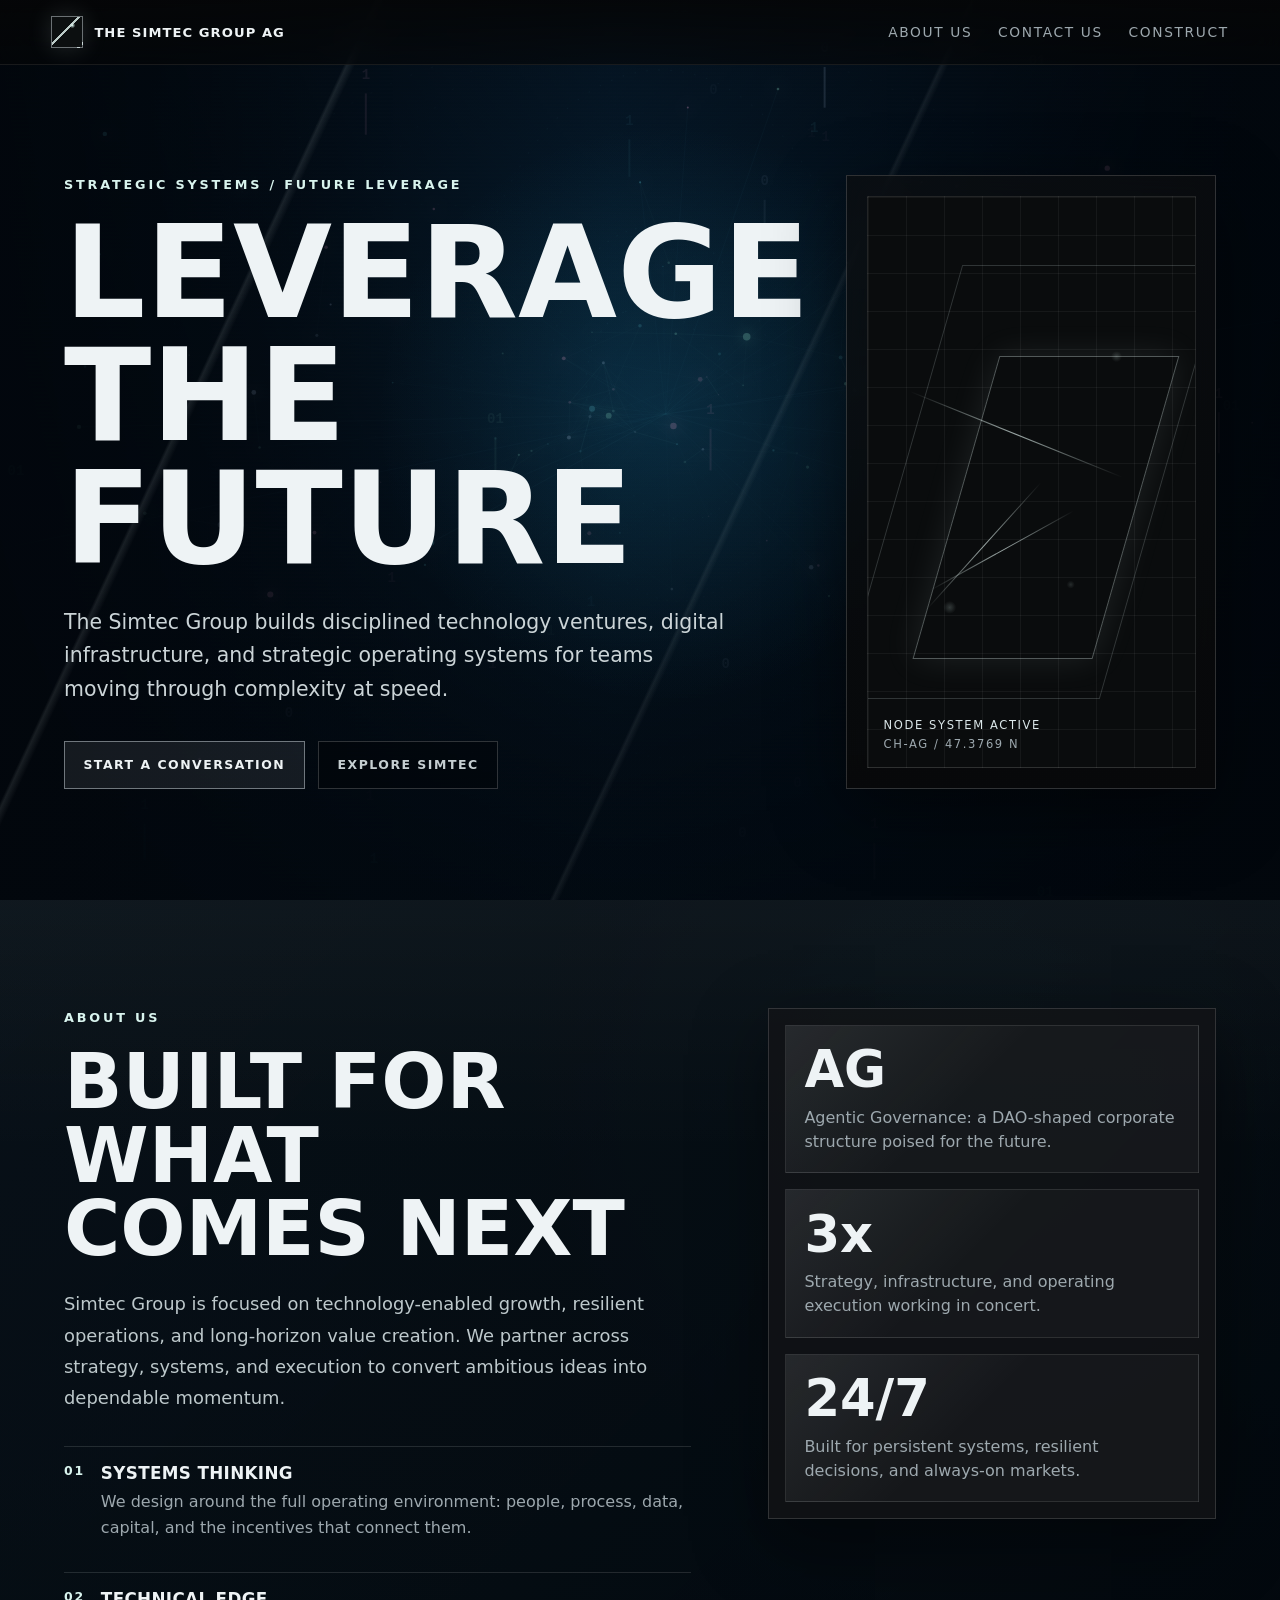
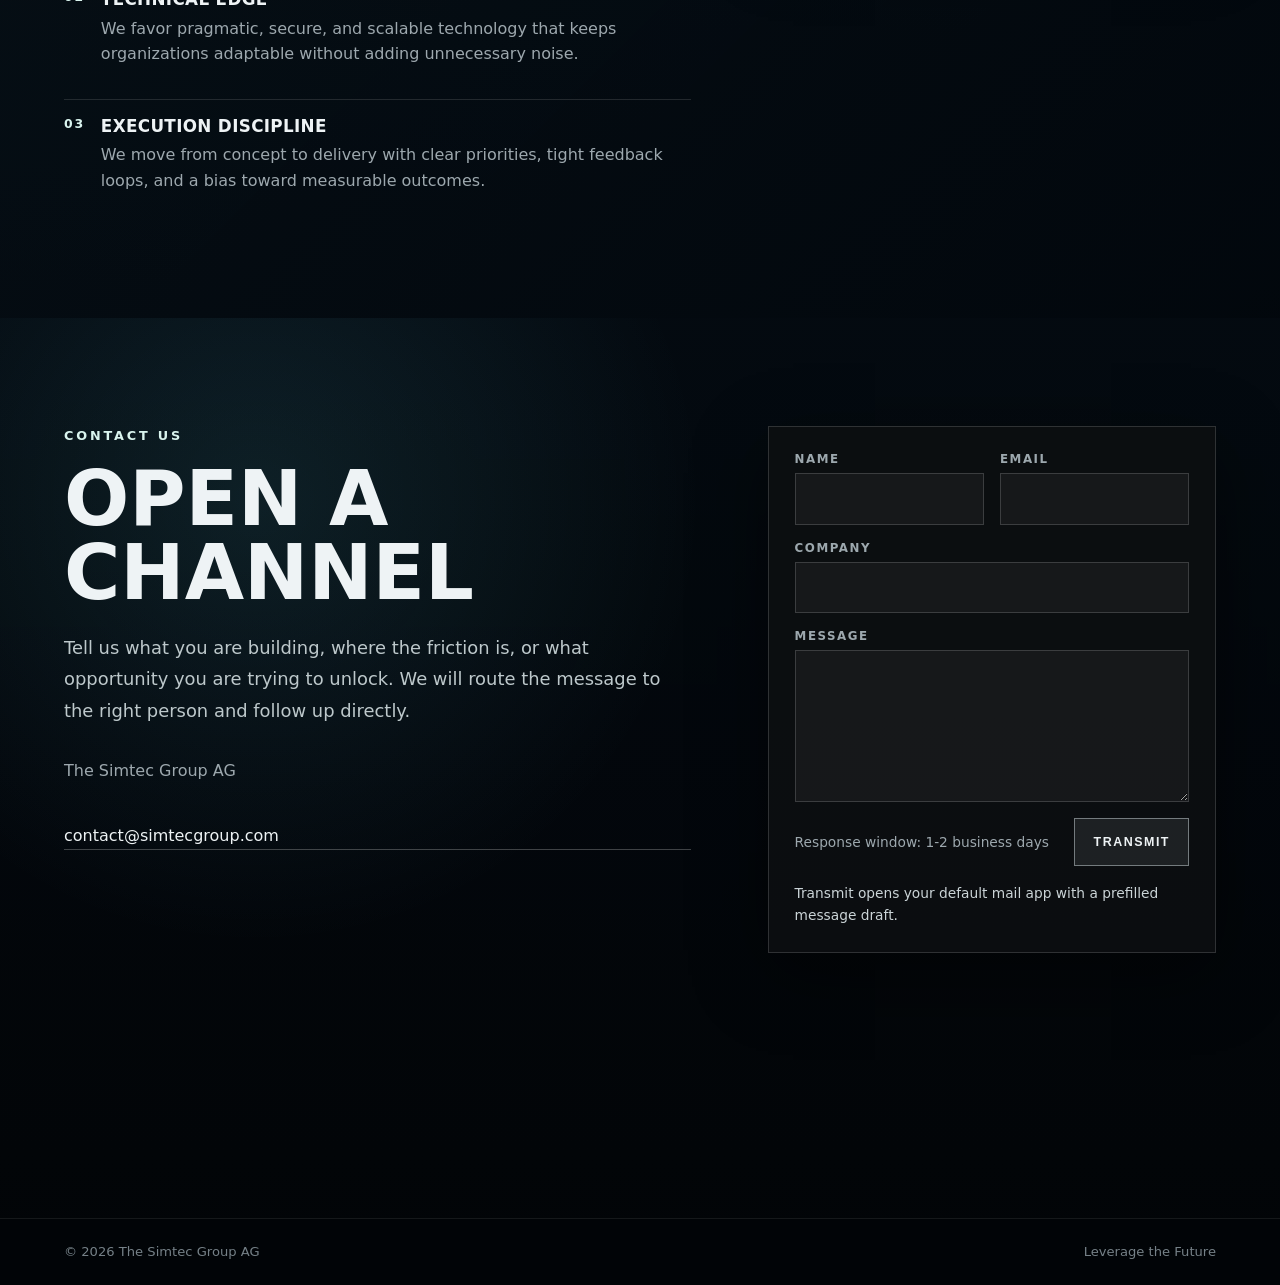
<file: index.html>
<!DOCTYPE html>
<html lang="en">
<head>
  <meta charset="UTF-8">
  <meta name="viewport" content="width=device-width, initial-scale=1.0">
  <title>The Simtec Group AG</title>
  <link rel="stylesheet" href="assets/css/site.css">
</head>
<body class="page-home">
  <canvas class="motion-bg" id="motion-bg" aria-hidden="true"></canvas>
  <nav class="nav" aria-label="Primary navigation">
    <a class="brand" href="#top" aria-label="The Simtec Group AG home">
      <span class="brand-mark" aria-hidden="true"></span>
      <span>The Simtec Group AG</span>
    </a>
    <div class="nav-links">
      <a href="#about">About Us</a>
      <a href="#contact">Contact Us</a>
      <a href="construct/">Construct</a>
    </div>
  </nav>

  <main id="top">
    <section class="section hero" aria-labelledby="hero-title">
      <div class="section-inner hero-grid">
        <div>
          <p class="eyebrow">Strategic systems / future leverage</p>
          <h1 id="hero-title">Leverage the Future</h1>
          <p class="hero-copy">
            The Simtec Group builds disciplined technology ventures, digital infrastructure, and strategic operating systems for teams moving through complexity at speed.
          </p>
          <div class="hero-actions">
            <a class="button" href="#contact">Start a Conversation</a>
            <a class="button secondary" href="#about">Explore Simtec</a>
          </div>
        </div>

        <aside class="signal-panel" aria-label="Network signal visualization">
          <div class="signal-map">
            <span class="signal-line one"></span>
            <span class="signal-line two"></span>
            <span class="signal-line three"></span>
            <div class="signal-label">
              <span>Node System Active</span>
              <span class="readout">CH-AG / 47.3769 N</span>
            </div>
          </div>
        </aside>
      </div>
    </section>

    <section class="section about" id="about" aria-labelledby="about-title">
      <div class="section-inner split">
        <div>
          <p class="eyebrow">About Us</p>
          <h2 id="about-title">Built for what comes next</h2>
          <p class="section-copy">
            Simtec Group is focused on technology-enabled growth, resilient operations, and long-horizon value creation. We partner across strategy, systems, and execution to convert ambitious ideas into dependable momentum.
          </p>
          <div class="about-list">
            <article class="about-item">
              <span class="about-number">01</span>
              <div>
                <h3>Systems Thinking</h3>
                <p>We design around the full operating environment: people, process, data, capital, and the incentives that connect them.</p>
              </div>
            </article>
            <article class="about-item">
              <span class="about-number">02</span>
              <div>
                <h3>Technical Edge</h3>
                <p>We favor pragmatic, secure, and scalable technology that keeps organizations adaptable without adding unnecessary noise.</p>
              </div>
            </article>
            <article class="about-item">
              <span class="about-number">03</span>
              <div>
                <h3>Execution Discipline</h3>
                <p>We move from concept to delivery with clear priorities, tight feedback loops, and a bias toward measurable outcomes.</p>
              </div>
            </article>
          </div>
        </div>

        <div class="metrics" aria-label="Company focus areas">
          <div class="metric">
            <strong>AG</strong>
            <span>Agentic Governance: a DAO-shaped corporate structure poised for the future.</span>
          </div>
          <div class="metric">
            <strong>3x</strong>
            <span>Strategy, infrastructure, and operating execution working in concert.</span>
          </div>
          <div class="metric">
            <strong>24/7</strong>
            <span>Built for persistent systems, resilient decisions, and always-on markets.</span>
          </div>
        </div>
      </div>
    </section>

    <section class="section contact" id="contact" aria-labelledby="contact-title">
      <div class="section-inner split">
        <div>
          <p class="eyebrow">Contact Us</p>
          <h2 id="contact-title">Open a channel</h2>
          <p class="section-copy">
            Tell us what you are building, where the friction is, or what opportunity you are trying to unlock. We will route the message to the right person and follow up directly.
          </p>
          <div class="contact-details">
            <span>The Simtec Group AG</span>
            <span> </span>
            <a href="mailto:contact@simtecgroup.com">contact@simtecgroup.com</a>
          </div>
        </div>

        <div class="contact-panel">
          <form id="contact-form" data-mailto="contact@simtecgroup.com">
            <div class="field-grid">
              <label>
                Name
                <input name="name" type="text" autocomplete="name" required>
              </label>
              <label>
                Email
                <input name="email" type="email" autocomplete="email" required>
              </label>
            </div>
            <label>
              Company
              <input name="company" type="text" autocomplete="organization">
            </label>
            <label>
              Message
              <textarea name="message" required></textarea>
            </label>
            <div class="form-foot">
              <span>Response window: 1-2 business days</span>
              <button class="button" type="submit">Transmit</button>
            </div>
            <p class="form-status" id="form-status" aria-live="polite">
              Transmit opens your default mail app with a prefilled message draft.
            </p>
          </form>
        </div>
      </div>
    </section>
  </main>

  <footer class="footer">
    <div class="footer-inner">
      <span>&copy; 2026 The Simtec Group AG</span>
      <span>Leverage the Future</span>
    </div>
  </footer>
  <script defer src="assets/js/motion-bg.js"></script>
  <script defer src="assets/js/contact-form.js"></script>
</body>
</html>
</file>
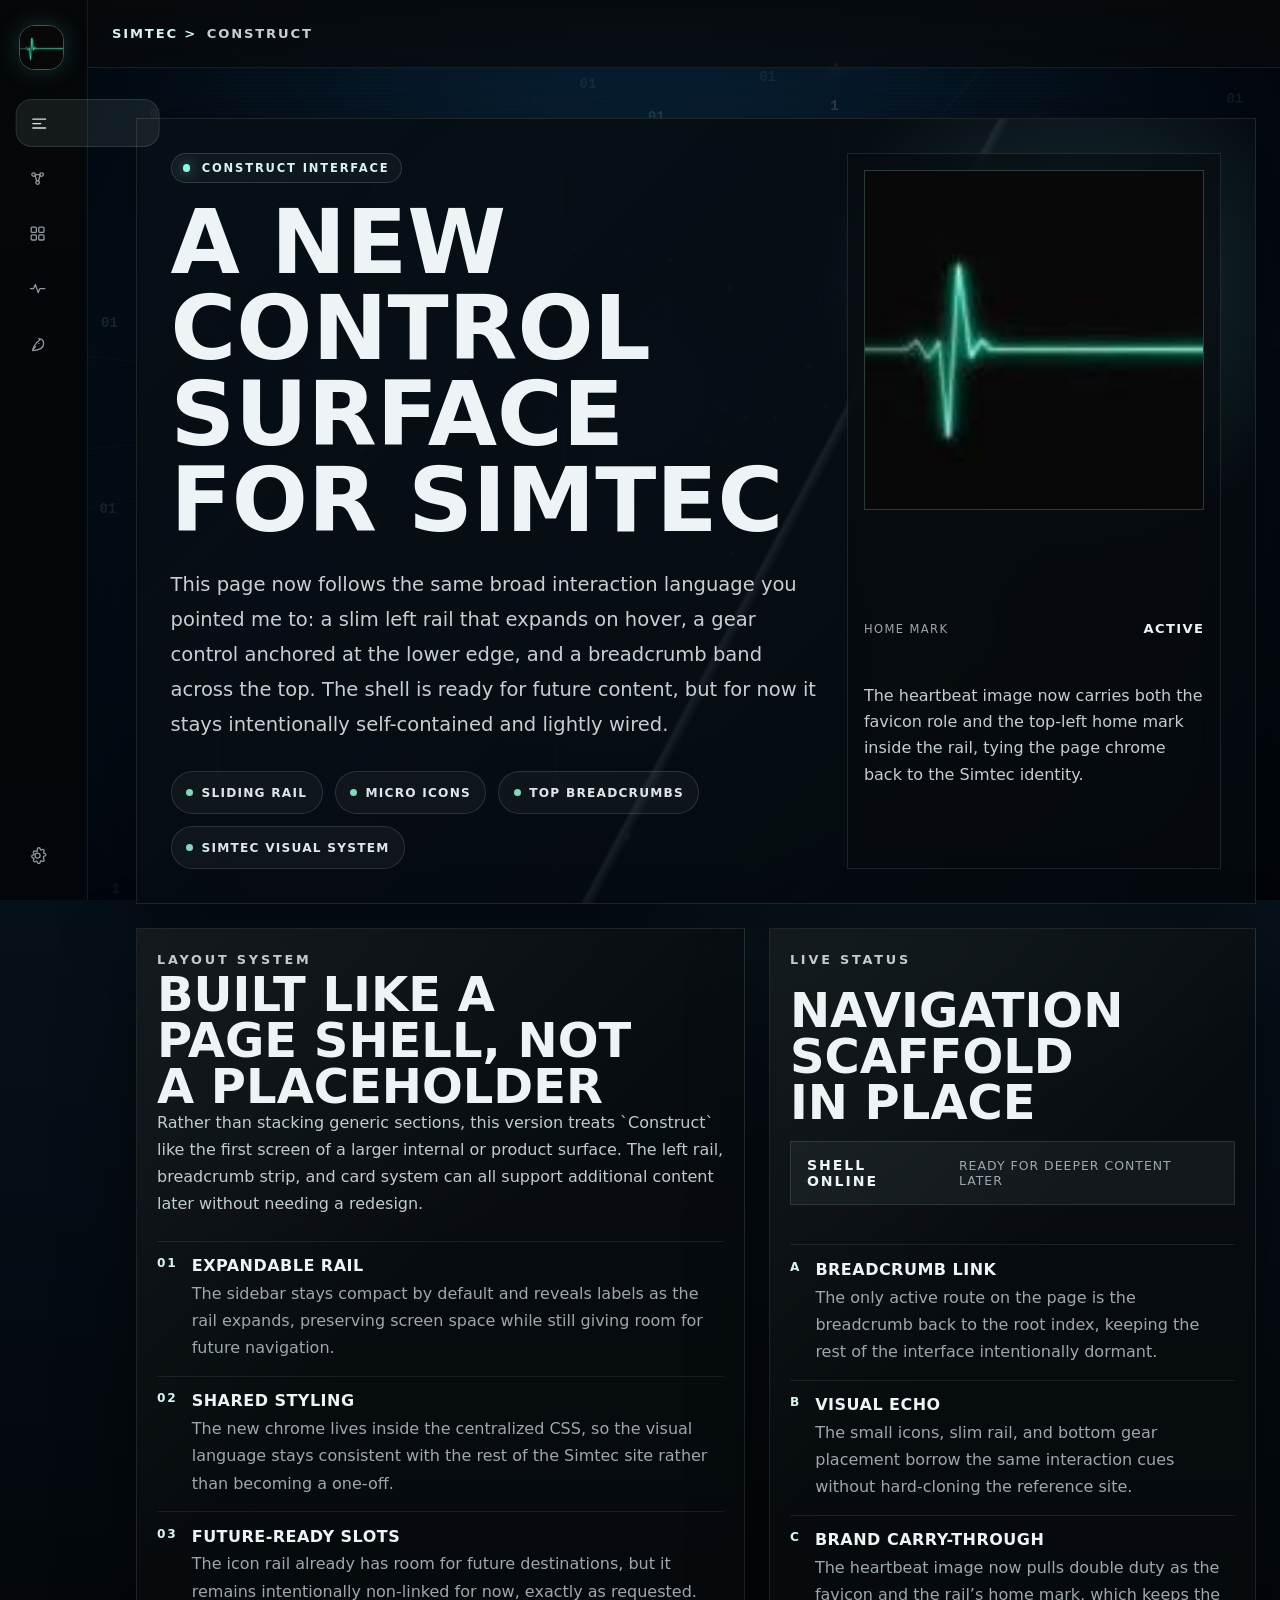
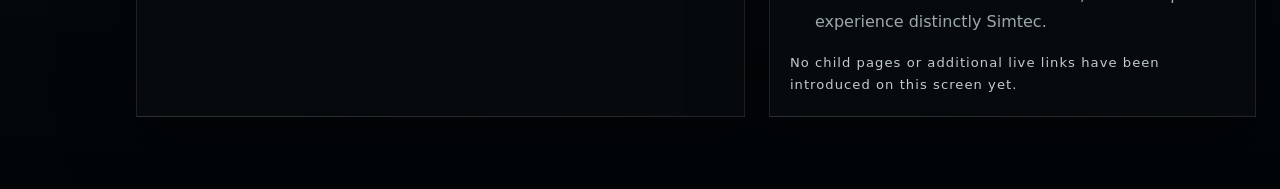
<file: construct/index.html>
<!DOCTYPE html>
<html lang="en">
<head>
  <meta charset="UTF-8">
  <meta name="viewport" content="width=device-width, initial-scale=1.0">
  <title>Construct - The Simtec Group AG</title>
  <link rel="icon" type="image/jpeg" href="../assets/img/simtec_ai.jpeg">
  <link rel="stylesheet" href="../assets/css/site.css">
</head>
<body class="page-construct">
  <canvas class="motion-bg" id="motion-bg" aria-hidden="true"></canvas>
  <aside class="construct-rail" aria-label="Construct navigation">
    <a class="construct-rail-home" href="../index.html" aria-label="Return to the Simtec homepage">
      <img class="construct-home-image" src="../assets/img/simtec_ai.jpeg" alt="Simtec heartbeat image">
      <div class="construct-home-copy">
        <span class="construct-home-label">Simtec Rail</span>
        <span class="construct-home-title">Construct</span>
      </div>
    </a>

    <div class="construct-rail-nav" role="list" aria-label="Construct sections">
      <button class="construct-rail-item is-active" type="button" aria-label="Overview">
        <span class="construct-rail-icon" aria-hidden="true">
          <svg viewBox="0 0 24 24" fill="none" stroke="currentColor" stroke-width="1.6" stroke-linecap="round" stroke-linejoin="round">
            <path d="M4 6.5h16"></path>
            <path d="M4 12h10"></path>
            <path d="M4 17.5h16"></path>
          </svg>
        </span>
        <span class="construct-rail-label">Overview</span>
      </button>

      <button class="construct-rail-item" type="button" aria-label="Systems">
        <span class="construct-rail-icon" aria-hidden="true">
          <svg viewBox="0 0 24 24" fill="none" stroke="currentColor" stroke-width="1.6" stroke-linecap="round" stroke-linejoin="round">
            <circle cx="7" cy="7" r="2.25"></circle>
            <circle cx="17" cy="7" r="2.25"></circle>
            <circle cx="12" cy="17" r="2.25"></circle>
            <path d="M8.9 8.15 10.9 15"></path>
            <path d="M15.1 8.15 13.1 15"></path>
            <path d="M9.25 7h5.5"></path>
          </svg>
        </span>
        <span class="construct-rail-label">Systems</span>
      </button>

      <button class="construct-rail-item" type="button" aria-label="Modules">
        <span class="construct-rail-icon" aria-hidden="true">
          <svg viewBox="0 0 24 24" fill="none" stroke="currentColor" stroke-width="1.6" stroke-linecap="round" stroke-linejoin="round">
            <rect x="4" y="4" width="6.5" height="6.5" rx="1.2"></rect>
            <rect x="13.5" y="4" width="6.5" height="6.5" rx="1.2"></rect>
            <rect x="4" y="13.5" width="6.5" height="6.5" rx="1.2"></rect>
            <rect x="13.5" y="13.5" width="6.5" height="6.5" rx="1.2"></rect>
          </svg>
        </span>
        <span class="construct-rail-label">Modules</span>
      </button>

      <button class="construct-rail-item" type="button" aria-label="Signals">
        <span class="construct-rail-icon" aria-hidden="true">
          <svg viewBox="0 0 24 24" fill="none" stroke="currentColor" stroke-width="1.6" stroke-linecap="round" stroke-linejoin="round">
            <path d="M3 12h4l2.25-5 3.5 10 2.15-5H21"></path>
          </svg>
        </span>
        <span class="construct-rail-label">Signals</span>
      </button>

      <button class="construct-rail-item" type="button" aria-label="Launch">
        <span class="construct-rail-icon" aria-hidden="true">
          <svg viewBox="0 0 24 24" fill="none" stroke="currentColor" stroke-width="1.6" stroke-linecap="round" stroke-linejoin="round">
            <path d="M13.5 4.5c3.8.1 6 2.3 6 6 0 5-5.2 8.4-13.5 9 0 0 .6-8.3 9-13.5Z"></path>
            <path d="M9.5 14.5 6 18"></path>
            <path d="M13.5 10.5h.01"></path>
          </svg>
        </span>
        <span class="construct-rail-label">Launch</span>
      </button>
    </div>

    <button class="construct-rail-item construct-gear" type="button" aria-label="Settings">
      <span class="construct-rail-icon" aria-hidden="true">
        <svg viewBox="0 0 24 24" fill="none" stroke="currentColor" stroke-width="1.6" stroke-linecap="round" stroke-linejoin="round">
          <circle cx="12" cy="12" r="3.15"></circle>
          <path d="M19.4 15a1 1 0 0 0 .2 1.1l.1.1a1.8 1.8 0 0 1 0 2.55 1.8 1.8 0 0 1-2.55 0l-.1-.1a1 1 0 0 0-1.08-.22 1 1 0 0 0-.6.92V20a1.8 1.8 0 0 1-1.8 1.8h-.15A1.8 1.8 0 0 1 11.6 20v-.15a1 1 0 0 0-.64-.92 1 1 0 0 0-1.08.22l-.1.1a1.8 1.8 0 0 1-2.55 0 1.8 1.8 0 0 1 0-2.55l.1-.1a1 1 0 0 0 .22-1.08 1 1 0 0 0-.92-.64H6.5A1.8 1.8 0 0 1 4.7 13v-.15A1.8 1.8 0 0 1 6.5 11h.15a1 1 0 0 0 .92-.64 1 1 0 0 0-.22-1.08l-.1-.1a1.8 1.8 0 0 1 0-2.55 1.8 1.8 0 0 1 2.55 0l.1.1a1 1 0 0 0 1.08.22 1 1 0 0 0 .64-.92V4A1.8 1.8 0 0 1 13.45 2.2h.15A1.8 1.8 0 0 1 15.4 4v.15a1 1 0 0 0 .6.92 1 1 0 0 0 1.08-.22l.1-.1a1.8 1.8 0 0 1 2.55 0 1.8 1.8 0 0 1 0 2.55l-.1.1a1 1 0 0 0-.2 1.1 1 1 0 0 0 .92.6h.15A1.8 1.8 0 0 1 22.3 10.85V11A1.8 1.8 0 0 1 20.5 12.8h-.15a1 1 0 0 0-.95.6Z"></path>
        </svg>
      </span>
      <span class="construct-rail-label">Settings</span>
    </button>
  </aside>

  <div class="construct-shell">
    <header class="construct-breadcrumb-bar" aria-label="Breadcrumb">
      <a class="construct-breadcrumb-link" href="../index.html">Simtec &gt;</a>
      <span class="construct-breadcrumb-current">Construct</span>
    </header>

    <main class="construct-main" id="top">
      <div class="construct-frame">
        <section class="construct-stage" aria-labelledby="construct-title">
          <div class="construct-hero-shell">
            <div class="construct-hero-grid">
              <div>
                <div class="construct-kicker">
                  <span class="construct-kicker-dot" aria-hidden="true"></span>
                  Construct Interface
                </div>
                <h1 class="construct-title" id="construct-title">A new control surface for Simtec</h1>
                <p class="construct-copy">
                  This page now follows the same broad interaction language you pointed me to: a slim left rail that expands on hover, a gear control anchored at the lower edge, and a breadcrumb band across the top. The shell is ready for future content, but for now it stays intentionally self-contained and lightly wired.
                </p>
                <div class="construct-chip-row" aria-label="Construct page characteristics">
                  <span class="construct-chip">Sliding Rail</span>
                  <span class="construct-chip">Micro Icons</span>
                  <span class="construct-chip">Top Breadcrumbs</span>
                  <span class="construct-chip">Simtec Visual System</span>
                </div>
              </div>

              <aside class="construct-hero-panel" aria-label="Construct page summary">
                <img class="construct-home-preview" src="../assets/img/simtec_ai.jpeg" alt="Simtec heartbeat image preview">
                <div class="construct-panel-meta">
                  <span>Home Mark</span>
                  <strong>Active</strong>
                </div>
                <p class="construct-panel-copy">
                  The heartbeat image now carries both the favicon role and the top-left home mark inside the rail, tying the page chrome back to the Simtec identity.
                </p>
              </aside>
            </div>
          </div>

          <div class="construct-grid">
            <section class="construct-card" aria-labelledby="construct-layout-title">
              <p class="eyebrow">Layout System</p>
              <h2 id="construct-layout-title">Built like a page shell, not a placeholder</h2>
              <p class="construct-section-intro">
                Rather than stacking generic sections, this version treats `Construct` like the first screen of a larger internal or product surface. The left rail, breadcrumb strip, and card system can all support additional content later without needing a redesign.
              </p>
              <div class="construct-feature-list">
                <article class="construct-feature-item">
                  <span class="construct-feature-id">01</span>
                  <div>
                    <h3>Expandable Rail</h3>
                    <p>The sidebar stays compact by default and reveals labels as the rail expands, preserving screen space while still giving room for future navigation.</p>
                  </div>
                </article>
                <article class="construct-feature-item">
                  <span class="construct-feature-id">02</span>
                  <div>
                    <h3>Shared Styling</h3>
                    <p>The new chrome lives inside the centralized CSS, so the visual language stays consistent with the rest of the Simtec site rather than becoming a one-off.</p>
                  </div>
                </article>
                <article class="construct-feature-item">
                  <span class="construct-feature-id">03</span>
                  <div>
                    <h3>Future-Ready Slots</h3>
                    <p>The icon rail already has room for future destinations, but it remains intentionally non-linked for now, exactly as requested.</p>
                  </div>
                </article>
              </div>
            </section>

            <aside class="construct-status-panel" aria-labelledby="construct-status-title">
              <p class="eyebrow">Live Status</p>
              <h2 id="construct-status-title">Navigation scaffold in place</h2>
              <div class="construct-status-banner">
                <strong>Shell Online</strong>
                <span>Ready for deeper content later</span>
              </div>
              <div class="construct-status-list">
                <article class="construct-status-item">
                  <span class="construct-status-id">A</span>
                  <div>
                    <h3>Breadcrumb link</h3>
                    <p>The only active route on the page is the breadcrumb back to the root index, keeping the rest of the interface intentionally dormant.</p>
                  </div>
                </article>
                <article class="construct-status-item">
                  <span class="construct-status-id">B</span>
                  <div>
                    <h3>Visual echo</h3>
                    <p>The small icons, slim rail, and bottom gear placement borrow the same interaction cues without hard-cloning the reference site.</p>
                  </div>
                </article>
                <article class="construct-status-item">
                  <span class="construct-status-id">C</span>
                  <div>
                    <h3>Brand carry-through</h3>
                    <p>The heartbeat image now pulls double duty as the favicon and the rail’s home mark, which keeps the experience distinctly Simtec.</p>
                  </div>
                </article>
              </div>
              <p class="construct-quiet-note">No child pages or additional live links have been introduced on this screen yet.</p>
            </aside>
          </div>
        </section>
      </div>
    </main>
  </div>
  <script defer src="../assets/js/motion-bg.js"></script>
</body>
</html>
</file>
<file: assets/css/site.css>
:root {
  color-scheme: dark;
  --bg: #08090a;
  --panel: rgba(18, 20, 22, 0.78);
  --panel-strong: rgba(13, 15, 17, 0.92);
  --line: rgba(166, 176, 184, 0.22);
  --line-bright: rgba(221, 232, 238, 0.45);
  --text: #eef3f5;
  --muted: #9da8ae;
  --accent: #d9f4ee;
  --accent-2: #a8b5b8;
  --shadow: 0 22px 70px rgba(0, 0, 0, 0.46);
  font-family: Inter, ui-sans-serif, system-ui, -apple-system, BlinkMacSystemFont, "Segoe UI", sans-serif;
}

* {
  box-sizing: border-box;
}

html {
  scroll-behavior: smooth;
  scroll-padding-top: 5.5rem;
  background: var(--bg);
}

body {
  position: relative;
  margin: 0;
  min-width: 320px;
  color: var(--text);
  background:
    radial-gradient(circle at 50% 16%, rgba(20, 107, 144, 0.22), transparent 30rem),
    radial-gradient(circle at 76% 38%, rgba(84, 207, 203, 0.12), transparent 28rem),
    linear-gradient(180deg, #02070d 0%, #07111a 48%, #020508 100%);
}

body.page-home,
body.page-construct {
  overflow-x: hidden;
}

body.page-404 {
  overflow: hidden;
}

body::before,
body::after {
  content: "";
  position: fixed;
  inset: 0;
  z-index: 0;
  pointer-events: none;
}

body::before {
  background-image:
    linear-gradient(rgba(97, 205, 231, 0.055) 1px, transparent 1px),
    linear-gradient(90deg, rgba(97, 205, 231, 0.045) 1px, transparent 1px);
  background-size: 92px 92px;
  mask-image: radial-gradient(circle at 50% 28%, rgba(0, 0, 0, 0.9), transparent 72%);
}

body::after {
  background:
    radial-gradient(circle at center, transparent 0 38%, rgba(0, 0, 0, 0.56) 92%),
    linear-gradient(rgba(255, 255, 255, 0.018) 50%, transparent 50%);
  background-size: 100% 4px;
  opacity: 0.58;
}

.motion-bg {
  position: fixed;
  inset: 0;
  z-index: 0;
  width: 100%;
  height: 100%;
  pointer-events: none;
  background: #02070d;
}

a {
  color: inherit;
  text-decoration: none;
}

.nav {
  position: fixed;
  top: 0;
  left: 0;
  right: 0;
  z-index: 20;
  display: flex;
  align-items: center;
  justify-content: space-between;
  gap: 1rem;
  padding: 1rem clamp(1rem, 4vw, 4rem);
  background: linear-gradient(180deg, rgba(5, 6, 7, 0.9), rgba(5, 6, 7, 0.58));
  border-bottom: 1px solid rgba(255, 255, 255, 0.08);
  backdrop-filter: blur(16px);
}

.brand {
  display: flex;
  align-items: center;
  gap: 0.7rem;
  min-width: 0;
  font-size: 0.82rem;
  font-weight: 700;
  letter-spacing: 0.08em;
  text-transform: uppercase;
  white-space: nowrap;
}

.brand-mark {
  width: 2rem;
  aspect-ratio: 1;
  border: 1px solid var(--line-bright);
  background:
    linear-gradient(135deg, transparent 42%, rgba(226, 244, 240, 0.82) 43% 47%, transparent 48%),
    radial-gradient(circle at 68% 28%, var(--accent), transparent 0.18rem),
    #0c0f10;
  box-shadow: 0 0 24px rgba(203, 230, 226, 0.16);
}

.nav-links {
  display: flex;
  align-items: center;
  flex-wrap: wrap;
  gap: clamp(0.75rem, 2vw, 1.6rem);
  color: var(--muted);
  font-size: 0.86rem;
  letter-spacing: 0.12em;
  text-transform: uppercase;
}

.nav-links a {
  transition: color 160ms ease;
}

.nav-links a:hover,
.nav-links a:focus-visible {
  color: var(--text);
  outline: none;
}

.section {
  position: relative;
  z-index: 1;
  min-height: 100vh;
  padding: clamp(6rem, 12vh, 8rem) clamp(1rem, 5vw, 5rem);
  overflow: hidden;
  scroll-margin-top: 5.5rem;
}

.section-inner {
  width: min(1180px, 100%);
  margin: 0 auto;
}

.hero {
  display: grid;
  align-items: center;
  isolation: isolate;
}

.hero::before {
  content: "";
  position: absolute;
  inset: 0;
  z-index: -3;
  background:
    radial-gradient(circle at 52% 46%, rgba(35, 145, 190, 0.17), transparent 18rem),
    linear-gradient(90deg, rgba(2, 7, 13, 0.88) 0%, rgba(3, 13, 22, 0.34) 48%, rgba(2, 7, 13, 0.82) 100%),
    linear-gradient(180deg, rgba(2, 7, 13, 0.08), rgba(2, 7, 13, 0.84));
}

.hero::after {
  content: "";
  position: absolute;
  inset: 0;
  z-index: -2;
  background:
    linear-gradient(115deg, transparent 0 22%, rgba(237, 250, 246, 0.14) 22.2%, transparent 22.7% 57%, rgba(237, 250, 246, 0.1) 57.2%, transparent 57.6%),
    radial-gradient(circle at 68% 42%, rgba(232, 252, 247, 0.16), transparent 0.28rem),
    radial-gradient(circle at 74% 48%, rgba(232, 252, 247, 0.12), transparent 0.2rem),
    radial-gradient(circle at 58% 35%, rgba(232, 252, 247, 0.14), transparent 0.16rem);
  opacity: 0.68;
}

.hero-grid {
  display: grid;
  grid-template-columns: minmax(0, 1.05fr) minmax(270px, 0.55fr);
  align-items: end;
  gap: clamp(2rem, 6vw, 5rem);
  padding-top: 4rem;
}

.eyebrow {
  margin: 0 0 1.1rem;
  color: var(--accent);
  font-size: clamp(0.72rem, 1vw, 0.84rem);
  font-weight: 700;
  letter-spacing: 0.22em;
  line-height: 1.5;
  text-transform: uppercase;
}

h1,
h2 {
  max-width: 100%;
  margin: 0;
  line-height: 0.96;
  letter-spacing: 0;
  text-wrap: balance;
}

h1 {
  max-width: 850px;
  font-size: clamp(3.4rem, 10vw, 8.9rem);
  text-transform: uppercase;
}

h2 {
  font-size: clamp(2.5rem, 6vw, 5.7rem);
  text-transform: uppercase;
}

.hero-copy {
  max-width: 670px;
  margin: 1.55rem 0 0;
  color: #cbd4d7;
  font-size: clamp(1.05rem, 1.6vw, 1.35rem);
  line-height: 1.65;
}

.hero-actions {
  display: flex;
  flex-wrap: wrap;
  gap: 0.85rem;
  margin-top: 2.1rem;
}

.button {
  display: inline-flex;
  align-items: center;
  justify-content: center;
  min-height: 3rem;
  padding: 0.85rem 1.15rem;
  border: 1px solid var(--line-bright);
  background: rgba(232, 248, 244, 0.08);
  color: var(--text);
  font-size: 0.78rem;
  font-weight: 750;
  letter-spacing: 0.12em;
  text-transform: uppercase;
  transition: transform 160ms ease, background 160ms ease, border-color 160ms ease;
}

.button:hover,
.button:focus-visible {
  transform: translateY(-2px);
  background: rgba(232, 248, 244, 0.15);
  border-color: rgba(238, 248, 246, 0.82);
  outline: none;
}

.button.secondary {
  background: rgba(0, 0, 0, 0.32);
  color: #c5ced1;
  border-color: rgba(255, 255, 255, 0.18);
}

.signal-panel {
  align-self: stretch;
  min-height: 360px;
  padding: 1.2rem;
  border: 1px solid rgba(255, 255, 255, 0.16);
  background: linear-gradient(180deg, rgba(12, 14, 16, 0.72), rgba(8, 9, 10, 0.9));
  box-shadow: var(--shadow);
  backdrop-filter: blur(12px);
}

.signal-map {
  position: relative;
  height: 100%;
  min-height: 320px;
  overflow: hidden;
  border: 1px solid rgba(255, 255, 255, 0.1);
  background:
    linear-gradient(rgba(255, 255, 255, 0.05) 1px, transparent 1px),
    linear-gradient(90deg, rgba(255, 255, 255, 0.05) 1px, transparent 1px),
    radial-gradient(circle at 25% 72%, rgba(211, 237, 232, 0.2), transparent 0.4rem),
    radial-gradient(circle at 76% 28%, rgba(211, 237, 232, 0.18), transparent 0.34rem),
    radial-gradient(circle at 62% 68%, rgba(211, 237, 232, 0.14), transparent 0.25rem),
    #0a0c0d;
  background-size: 38px 38px, 38px 38px, auto, auto, auto, auto;
}

.signal-map::before,
.signal-map::after {
  content: "";
  position: absolute;
  inset: 12% 10%;
  border: 1px solid rgba(221, 238, 235, 0.18);
  transform: skewX(-16deg);
}

.signal-map::after {
  inset: 28% 18% 19% 27%;
  border-color: rgba(221, 238, 235, 0.34);
  box-shadow: 0 0 34px rgba(212, 240, 235, 0.1);
}

.signal-line {
  position: absolute;
  height: 1px;
  transform-origin: left center;
  background: linear-gradient(90deg, transparent, rgba(231, 249, 245, 0.65), transparent);
}

.signal-line.one {
  top: 34%;
  left: 13%;
  width: 70%;
  transform: rotate(22deg);
}

.signal-line.two {
  top: 69%;
  left: 19%;
  width: 50%;
  transform: rotate(-29deg);
}

.signal-line.three {
  top: 50%;
  right: -5%;
  width: 52%;
  transform: rotate(132deg);
}

.signal-label {
  position: absolute;
  right: 1rem;
  bottom: 1rem;
  left: 1rem;
  display: grid;
  gap: 0.35rem;
  color: #dce8ea;
  font-size: 0.72rem;
  letter-spacing: 0.14em;
  text-transform: uppercase;
}

.readout {
  color: var(--muted);
}

.split {
  display: grid;
  grid-template-columns: minmax(0, 0.7fr) minmax(280px, 0.5fr);
  gap: clamp(2rem, 6vw, 5rem);
  align-items: start;
}

.about {
  background:
    linear-gradient(180deg, rgba(255, 255, 255, 0.035), transparent 16rem),
    linear-gradient(135deg, rgba(8, 17, 24, 0.82), rgba(2, 7, 12, 0.9));
}

.contact {
  background:
    radial-gradient(circle at 20% 20%, rgba(107, 230, 255, 0.1), transparent 28rem),
    linear-gradient(180deg, rgba(4, 10, 16, 0.88), rgba(2, 5, 8, 0.94));
}

.construct-overview {
  background:
    linear-gradient(180deg, rgba(255, 255, 255, 0.035), transparent 16rem),
    linear-gradient(135deg, rgba(7, 16, 23, 0.82), rgba(3, 8, 13, 0.94));
}

.construct-roadmap {
  background:
    radial-gradient(circle at 20% 20%, rgba(107, 230, 255, 0.08), transparent 26rem),
    linear-gradient(180deg, rgba(4, 10, 16, 0.88), rgba(2, 5, 8, 0.94));
}

.section-copy {
  margin: 1.4rem 0 0;
  color: #bdc8cb;
  font-size: clamp(1rem, 1.4vw, 1.17rem);
  line-height: 1.75;
}

.about-list,
.roadmap-list,
.stack-list {
  display: grid;
  gap: 1rem;
  margin-top: 2rem;
}

.about-item,
.roadmap-item,
.stack-item {
  display: grid;
  grid-template-columns: auto 1fr;
  gap: 1rem;
  align-items: start;
  padding: 1rem 0;
  border-top: 1px solid rgba(255, 255, 255, 0.12);
}

.about-number,
.roadmap-number,
.stack-number {
  color: var(--accent);
  font-size: 0.78rem;
  font-weight: 800;
  letter-spacing: 0.14em;
}

.about-item h3,
.roadmap-item h3,
.stack-item h3,
.construct-panel h3 {
  margin: 0 0 0.4rem;
  font-size: 1.05rem;
  letter-spacing: 0.02em;
  text-transform: uppercase;
}

.about-item p,
.roadmap-item p,
.stack-item p,
.construct-panel p {
  margin: 0;
  color: var(--muted);
  line-height: 1.6;
}

.metrics,
.construct-metrics {
  display: grid;
  gap: 1rem;
  padding: 1rem;
  border: 1px solid rgba(255, 255, 255, 0.14);
  background: var(--panel);
  box-shadow: var(--shadow);
}

.metric,
.construct-panel {
  min-height: 8rem;
  padding: 1.15rem;
  border: 1px solid rgba(255, 255, 255, 0.1);
  background:
    linear-gradient(135deg, rgba(231, 247, 244, 0.08), transparent 45%),
    rgba(255, 255, 255, 0.025);
}

.metric strong,
.construct-panel strong {
  display: block;
  font-size: clamp(1.9rem, 4vw, 3.25rem);
  line-height: 1;
}

.metric span,
.construct-panel span {
  display: block;
  margin-top: 0.65rem;
  color: var(--muted);
  line-height: 1.5;
}

.contact-panel {
  padding: clamp(1rem, 3vw, 1.6rem);
  border: 1px solid rgba(255, 255, 255, 0.15);
  background: var(--panel-strong);
  box-shadow: var(--shadow);
}

form {
  display: grid;
  gap: 1rem;
}

.field-grid {
  display: grid;
  grid-template-columns: repeat(2, minmax(0, 1fr));
  gap: 1rem;
}

label {
  display: grid;
  gap: 0.45rem;
  color: var(--muted);
  font-size: 0.74rem;
  font-weight: 800;
  letter-spacing: 0.13em;
  text-transform: uppercase;
}

input,
textarea {
  width: 100%;
  min-width: 0;
  padding: 0.95rem 1rem;
  border: 1px solid rgba(255, 255, 255, 0.16);
  background: rgba(255, 255, 255, 0.045);
  color: var(--text);
  font: inherit;
  font-size: 1rem;
  outline: none;
  transition: border-color 160ms ease, background 160ms ease, box-shadow 160ms ease;
}

input:focus,
textarea:focus {
  border-color: rgba(226, 249, 244, 0.76);
  background: rgba(255, 255, 255, 0.07);
  box-shadow: 0 0 0 3px rgba(226, 249, 244, 0.08);
}

textarea {
  min-height: 9.5rem;
  resize: vertical;
}

.form-foot {
  display: flex;
  align-items: center;
  justify-content: space-between;
  gap: 1rem;
  flex-wrap: wrap;
  color: var(--muted);
  font-size: 0.86rem;
}

.form-status {
  margin: 0;
  color: #cbd4d7;
  font-size: 0.86rem;
  line-height: 1.6;
}

.contact-details {
  display: grid;
  gap: 1.2rem;
  margin-top: 2rem;
  color: var(--muted);
  line-height: 1.65;
}

.contact-details a,
.support-link {
  color: var(--text);
  border-bottom: 1px solid rgba(255, 255, 255, 0.24);
}

.support-link {
  width: fit-content;
}

.footer {
  position: relative;
  z-index: 1;
  padding: 1.6rem clamp(1rem, 5vw, 5rem);
  border-top: 1px solid rgba(255, 255, 255, 0.08);
  background: rgba(2, 5, 8, 0.94);
  color: #758087;
  font-size: 0.82rem;
}

.footer-inner {
  display: flex;
  justify-content: space-between;
  gap: 1rem;
  flex-wrap: wrap;
  width: min(1180px, 100%);
  margin: 0 auto;
}

.not-found {
  position: relative;
  z-index: 1;
  display: grid;
  place-items: center;
  min-height: 100vh;
  padding: clamp(1.5rem, 5vw, 5rem);
  text-align: center;
  isolation: isolate;
}

.not-found::before {
  content: "";
  position: absolute;
  inset: 0;
  z-index: -1;
  background:
    radial-gradient(circle at 50% 45%, rgba(55, 184, 221, 0.2), transparent 18rem),
    linear-gradient(90deg, rgba(2, 7, 13, 0.88), rgba(3, 13, 22, 0.34), rgba(2, 7, 13, 0.82));
}

.not-found-content {
  width: min(720px, 100%);
}

.not-found .brand {
  display: inline-flex;
  margin-bottom: 2.5rem;
  color: #dce8ea;
  font-size: 0.78rem;
  letter-spacing: 0.16em;
}

.not-found p {
  margin: 1.25rem 0 0;
  color: var(--muted);
  font-size: clamp(1.05rem, 2vw, 1.32rem);
  line-height: 1.65;
}

.startpage-link {
  display: inline-flex;
  align-items: center;
  justify-content: center;
  min-height: 3rem;
  margin-top: 2.3rem;
  padding: 0.85rem 1.15rem;
  border: 1px solid var(--line-bright);
  background: rgba(232, 248, 244, 0.08);
  color: var(--text);
  font-size: 0.78rem;
  font-weight: 750;
  letter-spacing: 0.12em;
  text-transform: uppercase;
  transition: transform 160ms ease, background 160ms ease, border-color 160ms ease;
}

.startpage-link:hover,
.startpage-link:focus-visible {
  transform: translateY(-2px);
  background: rgba(232, 248, 244, 0.15);
  border-color: rgba(238, 248, 246, 0.82);
  outline: none;
}

@media (max-width: 860px) {
  html {
    scroll-padding-top: 7.5rem;
  }

  .nav {
    align-items: flex-start;
    flex-direction: column;
    padding-block: 0.85rem;
  }

  .nav-links {
    width: 100%;
    justify-content: space-between;
    font-size: 0.72rem;
  }

  .hero-grid,
  .split {
    grid-template-columns: 1fr;
  }

  .hero-grid {
    padding-top: 6rem;
  }

  .signal-panel {
    min-height: 280px;
  }

  .signal-map {
    min-height: 250px;
  }
}

@media (max-width: 620px) {
  html {
    scroll-padding-top: 8.25rem;
  }

  .section {
    padding-inline: 1rem;
    scroll-margin-top: 8.25rem;
  }

  h1 {
    font-size: clamp(3rem, 18vw, 5rem);
  }

  .hero-copy,
  .section-copy {
    font-size: 1rem;
  }

  .field-grid {
    grid-template-columns: 1fr;
  }

  .button {
    width: 100%;
  }

  .form-foot {
    align-items: stretch;
  }
}

@media (max-width: 520px) {
  .not-found .brand {
    margin-bottom: 2rem;
    font-size: 0.68rem;
  }

  .not-found h1 {
    font-size: clamp(2.65rem, 17vw, 4.5rem);
  }

  .startpage-link {
    width: 100%;
  }
}

@media (max-width: 420px) {
  .nav {
    gap: 0.8rem;
  }

  .brand {
    width: 100%;
    font-size: 0.74rem;
    line-height: 1.25;
    white-space: normal;
  }

  .brand-mark {
    flex: 0 0 auto;
  }

  .nav-links {
    justify-content: flex-start;
    row-gap: 0.45rem;
    letter-spacing: 0.09em;
  }

  .hero-grid {
    padding-top: 7rem;
  }

  .signal-panel {
    min-height: 230px;
    padding: 0.75rem;
  }

  .signal-map {
    min-height: 210px;
  }

  .signal-label {
    font-size: 0.62rem;
  }
}

@media (prefers-reduced-motion: reduce) {
  .motion-bg {
    opacity: 0.55;
  }
}

.construct-rail {
  position: fixed;
  top: 0;
  left: 0;
  bottom: 0;
  z-index: 30;
  display: flex;
  flex-direction: column;
  gap: 1rem;
  width: 5.5rem;
  padding: 1.1rem 0.85rem 1.25rem;
  border-right: 1px solid rgba(255, 255, 255, 0.08);
  background: linear-gradient(180deg, rgba(5, 7, 9, 0.96), rgba(3, 6, 9, 0.9));
  backdrop-filter: blur(18px);
  transition: width 220ms ease, box-shadow 220ms ease;
}

.construct-rail:hover,
.construct-rail:focus-within {
  width: 16rem;
  box-shadow: 18px 0 40px rgba(0, 0, 0, 0.3);
}

.construct-rail-home {
  display: flex;
  align-items: center;
  gap: 0.9rem;
  min-height: 3.35rem;
  padding: 0.4rem 0.35rem;
  border-radius: 1rem;
}

.construct-home-image {
  width: 2.8rem;
  height: 2.8rem;
  flex: 0 0 auto;
  object-fit: cover;
  border: 1px solid rgba(196, 244, 235, 0.32);
  border-radius: 0.95rem;
  box-shadow: 0 0 24px rgba(105, 240, 225, 0.18);
}

.construct-home-copy {
  min-width: 0;
  opacity: 0;
  transform: translateX(-0.4rem);
  transition: opacity 180ms ease, transform 180ms ease;
}

.construct-rail:hover .construct-home-copy,
.construct-rail:focus-within .construct-home-copy {
  opacity: 1;
  transform: translateX(0);
}

.construct-home-label {
  display: block;
  color: var(--muted);
  font-size: 0.68rem;
  font-weight: 700;
  letter-spacing: 0.16em;
  text-transform: uppercase;
}

.construct-home-title {
  display: block;
  margin-top: 0.15rem;
  color: var(--text);
  font-size: 0.98rem;
  font-weight: 700;
  letter-spacing: 0.04em;
}

.construct-rail-nav {
  display: grid;
  gap: 0.45rem;
  margin-top: 0.35rem;
}

.construct-rail-spacer {
  flex: 1;
}

.construct-rail-item {
  display: flex;
  align-items: center;
  gap: 0.95rem;
  width: 100%;
  min-height: 3rem;
  padding: 0.8rem 0.85rem;
  border: 1px solid transparent;
  border-radius: 1rem;
  background: transparent;
  color: var(--muted);
  text-align: left;
  cursor: default;
  transition: background 180ms ease, color 180ms ease, border-color 180ms ease, transform 180ms ease;
}

.construct-rail-item:hover,
.construct-rail-item:focus-visible,
.construct-rail-item.is-active {
  color: var(--text);
  background: rgba(217, 244, 238, 0.08);
  border-color: rgba(217, 244, 238, 0.12);
  transform: translateX(0.1rem);
  outline: none;
}

.construct-rail-icon {
  width: 1.2rem;
  height: 1.2rem;
  flex: 0 0 auto;
  opacity: 0.92;
}

.construct-rail-icon svg {
  width: 100%;
  height: 100%;
  display: block;
}

.construct-rail-label {
  opacity: 0;
  transform: translateX(-0.35rem);
  transition: opacity 180ms ease, transform 180ms ease;
  white-space: nowrap;
  font-size: 0.8rem;
  font-weight: 700;
  letter-spacing: 0.12em;
  text-transform: uppercase;
}

.construct-rail:hover .construct-rail-label,
.construct-rail:focus-within .construct-rail-label {
  opacity: 1;
  transform: translateX(0);
}

.construct-gear {
  margin-top: auto;
}

.construct-shell {
  position: relative;
  z-index: 1;
  min-height: 100vh;
  padding-top: 5.4rem;
  padding-left: 7rem;
}

.construct-breadcrumb-bar {
  position: fixed;
  top: 0;
  left: 5.5rem;
  right: 0;
  z-index: 25;
  display: flex;
  align-items: center;
  gap: 0.6rem;
  min-height: 4.25rem;
  padding: 1rem 1.5rem;
  border-bottom: 1px solid rgba(255, 255, 255, 0.08);
  background: linear-gradient(180deg, rgba(7, 10, 12, 0.9), rgba(7, 10, 12, 0.72));
  backdrop-filter: blur(18px);
}

.construct-breadcrumb-link,
.construct-breadcrumb-current {
  font-size: 0.82rem;
  font-weight: 700;
  letter-spacing: 0.14em;
  text-transform: uppercase;
}

.construct-breadcrumb-link {
  color: var(--accent);
}

.construct-breadcrumb-link:hover,
.construct-breadcrumb-link:focus-visible {
  color: var(--text);
  outline: none;
}

.construct-breadcrumb-current {
  color: #c6d0d4;
}

.construct-main {
  padding: 0 1.5rem 2rem;
}

.construct-frame {
  width: min(1280px, 100%);
  margin: 0 auto;
}

.construct-stage {
  position: relative;
  min-height: calc(100vh - 7rem);
  padding: 2rem 0 2.5rem;
}

.construct-hero-shell {
  position: relative;
  padding: clamp(1.4rem, 3vw, 2.1rem);
  border: 1px solid rgba(255, 255, 255, 0.1);
  background:
    linear-gradient(135deg, rgba(7, 16, 23, 0.9), rgba(4, 10, 15, 0.8)),
    rgba(6, 10, 12, 0.72);
  box-shadow: var(--shadow);
  overflow: hidden;
}

.construct-hero-shell::before {
  content: "";
  position: absolute;
  inset: 0;
  background:
    radial-gradient(circle at 84% 22%, rgba(122, 245, 235, 0.16), transparent 16rem),
    linear-gradient(118deg, transparent 0 56%, rgba(234, 250, 246, 0.08) 56.3%, transparent 57%);
  pointer-events: none;
}

.construct-hero-grid {
  position: relative;
  display: grid;
  grid-template-columns: minmax(0, 1.08fr) minmax(280px, 0.62fr);
  gap: 1.5rem;
  align-items: stretch;
}

.construct-kicker {
  display: inline-flex;
  align-items: center;
  gap: 0.7rem;
  margin-bottom: 1rem;
  padding: 0.45rem 0.7rem;
  border: 1px solid rgba(217, 244, 238, 0.16);
  border-radius: 999px;
  background: rgba(217, 244, 238, 0.04);
  color: var(--accent);
  font-size: 0.72rem;
  font-weight: 700;
  letter-spacing: 0.16em;
  text-transform: uppercase;
}

.construct-kicker-dot {
  width: 0.48rem;
  height: 0.48rem;
  border-radius: 999px;
  background: #8ff4e3;
  box-shadow: 0 0 14px rgba(143, 244, 227, 0.7);
}

.construct-title {
  max-width: 12ch;
  font-size: clamp(3rem, 7vw, 6.6rem);
}

.construct-copy {
  max-width: 56rem;
  margin: 1.45rem 0 0;
  color: #c5d0d4;
  font-size: clamp(1rem, 1.6vw, 1.22rem);
  line-height: 1.8;
}

.construct-chip-row {
  display: flex;
  flex-wrap: wrap;
  gap: 0.75rem;
  margin-top: 1.8rem;
}

.construct-chip {
  display: inline-flex;
  align-items: center;
  gap: 0.55rem;
  min-height: 2.7rem;
  padding: 0.65rem 0.9rem;
  border: 1px solid rgba(255, 255, 255, 0.12);
  border-radius: 999px;
  background: rgba(255, 255, 255, 0.04);
  color: #dce7ea;
  font-size: 0.76rem;
  font-weight: 700;
  letter-spacing: 0.1em;
  text-transform: uppercase;
}

.construct-chip::before {
  content: "";
  width: 0.42rem;
  height: 0.42rem;
  border-radius: 999px;
  background: rgba(154, 247, 226, 0.85);
}

.construct-hero-panel {
  position: relative;
  display: grid;
  gap: 0.9rem;
  padding: 1rem;
  border: 1px solid rgba(255, 255, 255, 0.1);
  background: rgba(7, 12, 15, 0.58);
  backdrop-filter: blur(12px);
}

.construct-home-preview {
  width: 100%;
  aspect-ratio: 1 / 1;
  object-fit: cover;
  border: 1px solid rgba(200, 245, 236, 0.2);
}

.construct-panel-meta {
  display: flex;
  align-items: center;
  justify-content: space-between;
  gap: 1rem;
  color: var(--muted);
  font-size: 0.72rem;
  letter-spacing: 0.12em;
  text-transform: uppercase;
}

.construct-panel-meta strong {
  color: var(--text);
  font-size: 0.82rem;
}

.construct-panel-copy {
  margin: 0;
  color: #c2ced2;
  line-height: 1.65;
}

.construct-grid {
  display: grid;
  grid-template-columns: minmax(0, 1fr) minmax(280px, 0.8fr);
  gap: 1.5rem;
  margin-top: 1.5rem;
}

.construct-card,
.construct-system-panel,
.construct-status-panel {
  position: relative;
  padding: 1.25rem;
  border: 1px solid rgba(255, 255, 255, 0.1);
  background:
    linear-gradient(135deg, rgba(231, 247, 244, 0.06), transparent 48%),
    rgba(8, 12, 15, 0.76);
  box-shadow: var(--shadow);
}

.construct-card h2,
.construct-system-panel h2,
.construct-status-panel h2 {
  font-size: clamp(2rem, 4vw, 3rem);
}

.construct-card p,
.construct-system-panel p,
.construct-status-panel p {
  margin: 0;
  color: #c0ccd0;
  line-height: 1.7;
}

.construct-section-intro {
  margin-top: 1rem;
}

.construct-feature-list,
.construct-status-list {
  display: grid;
  gap: 0.9rem;
  margin-top: 1.45rem;
}

.construct-feature-item,
.construct-status-item {
  display: grid;
  grid-template-columns: auto 1fr;
  gap: 0.9rem;
  padding-top: 0.9rem;
  border-top: 1px solid rgba(255, 255, 255, 0.08);
}

.construct-feature-id,
.construct-status-id {
  color: var(--accent);
  font-size: 0.76rem;
  font-weight: 800;
  letter-spacing: 0.14em;
  text-transform: uppercase;
}

.construct-feature-item h3,
.construct-status-item h3 {
  margin: 0 0 0.3rem;
  font-size: 1rem;
  letter-spacing: 0.03em;
  text-transform: uppercase;
}

.construct-feature-item p,
.construct-status-item p {
  color: var(--muted);
}

.construct-status-panel {
  display: grid;
  gap: 1rem;
}

.construct-status-banner {
  display: flex;
  align-items: center;
  justify-content: space-between;
  gap: 1rem;
  padding: 0.95rem 1rem;
  border: 1px solid rgba(217, 244, 238, 0.12);
  background: rgba(217, 244, 238, 0.05);
}

.construct-status-banner strong {
  font-size: 0.88rem;
  letter-spacing: 0.14em;
  text-transform: uppercase;
}

.construct-status-banner span {
  color: var(--muted);
  font-size: 0.78rem;
  letter-spacing: 0.08em;
  text-transform: uppercase;
}

.construct-quiet-note {
  color: var(--muted);
  font-size: 0.82rem;
  letter-spacing: 0.08em;
}

@media (max-width: 1100px) {
  .construct-hero-grid,
  .construct-grid {
    grid-template-columns: 1fr;
  }
}

@media (max-width: 920px) {
  .construct-rail,
  .construct-rail:hover,
  .construct-rail:focus-within {
    top: 0;
    right: 0;
    bottom: auto;
    width: auto;
    height: auto;
    flex-direction: row;
    align-items: center;
    padding: 0.85rem 1rem;
    border-right: 0;
    border-bottom: 1px solid rgba(255, 255, 255, 0.08);
    box-shadow: none;
  }

  .construct-rail-home {
    min-height: 0;
    padding: 0;
  }

  .construct-home-copy,
  .construct-rail-label,
  .construct-rail:hover .construct-home-copy,
  .construct-rail:focus-within .construct-home-copy,
  .construct-rail:hover .construct-rail-label,
  .construct-rail:focus-within .construct-rail-label {
    opacity: 1;
    transform: none;
  }

  .construct-rail-nav {
    display: flex;
    flex-wrap: wrap;
    margin-top: 0;
  }

  .construct-gear {
    margin-top: 0;
    margin-left: auto;
  }

  .construct-breadcrumb-bar {
    top: 4.75rem;
    left: 0;
  }

  .construct-shell {
    padding-top: 9rem;
    padding-left: 0;
  }

  .construct-main {
    padding-inline: 1rem;
  }
}

@media (max-width: 640px) {
  .construct-rail {
    gap: 0.6rem;
  }

  .construct-rail-home {
    gap: 0.6rem;
  }

  .construct-home-image {
    width: 2.35rem;
    height: 2.35rem;
  }

  .construct-home-label {
    font-size: 0.58rem;
  }

  .construct-home-title,
  .construct-breadcrumb-link,
  .construct-breadcrumb-current,
  .construct-rail-label {
    font-size: 0.72rem;
  }

  .construct-breadcrumb-bar {
    min-height: 3.75rem;
    padding-inline: 1rem;
  }

  .construct-shell {
    padding-top: 8.4rem;
  }

  .construct-main {
    padding-inline: 0.85rem;
  }

  .construct-stage {
    padding-top: 1.2rem;
  }
}
</file>
